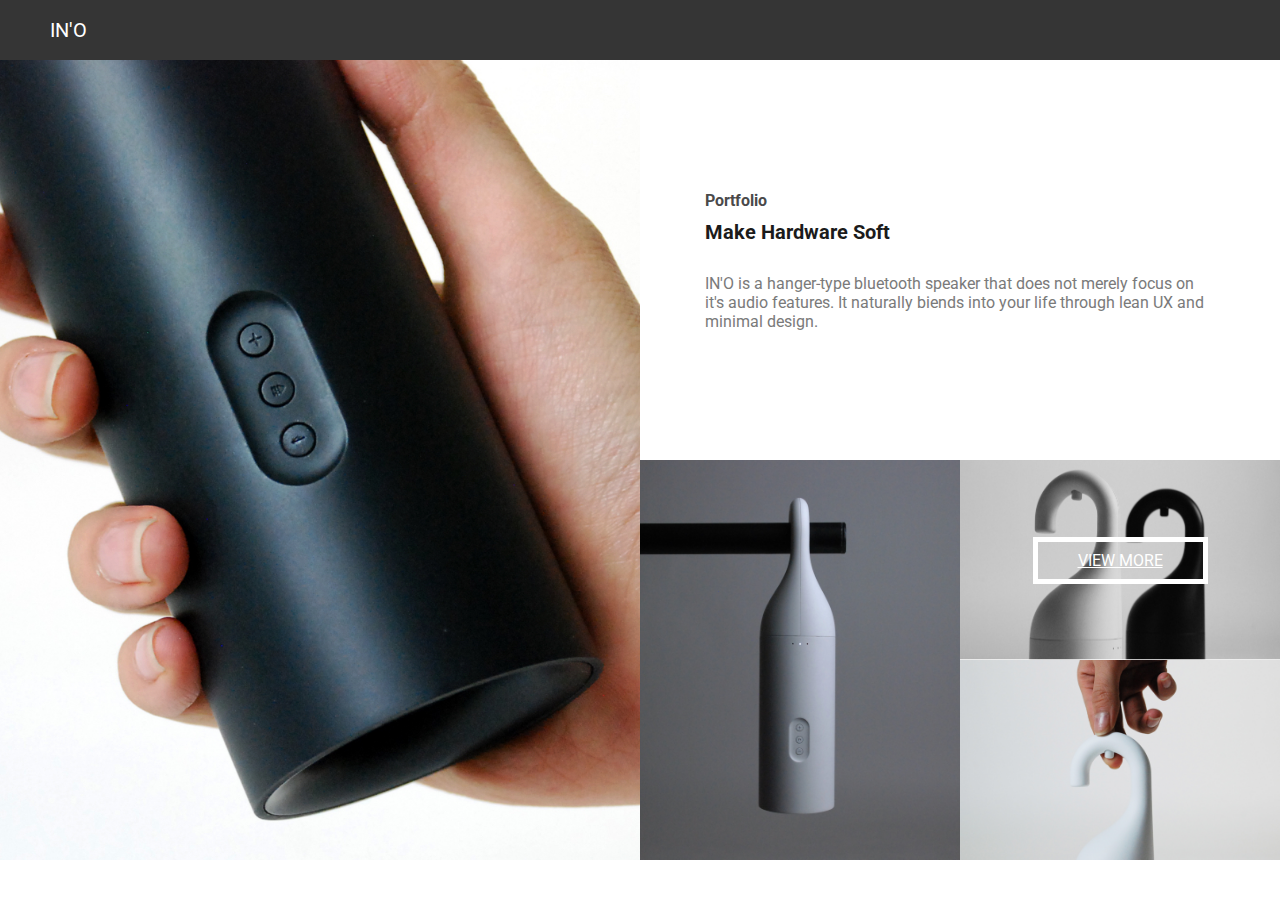
<file: codeit/ino/index.html>
<!DOCTYPE html>
<html>

<head>
  <title>IN'O</title>
  <link rel="stylesheet" href="css/styles.css">
  <link href="https://fonts.googleapis.com/css?family=Roboto" rel="stylesheet">
</head>

<body>
  <div class="nav">
    <span>IN'O</span>
  </div>
  <div class="img img1"></div>
  <div class="portfolio">
    <div class="info">
      <h3>Portfolio</h3>
      <h2>Make Hardware Soft</h2>
      <p>IN'O is a hanger-type bluetooth speaker that does not merely focus on it's audio features. It naturally biends into your life through lean UX and minimal design.</p>
    </div>
  </div>
  <div class="img img2"></div>
  <div class="img view_more"><a href="#">VIEW MORE</a></div>
  <div class="img img3"></div>
</body>

</html>
</file>
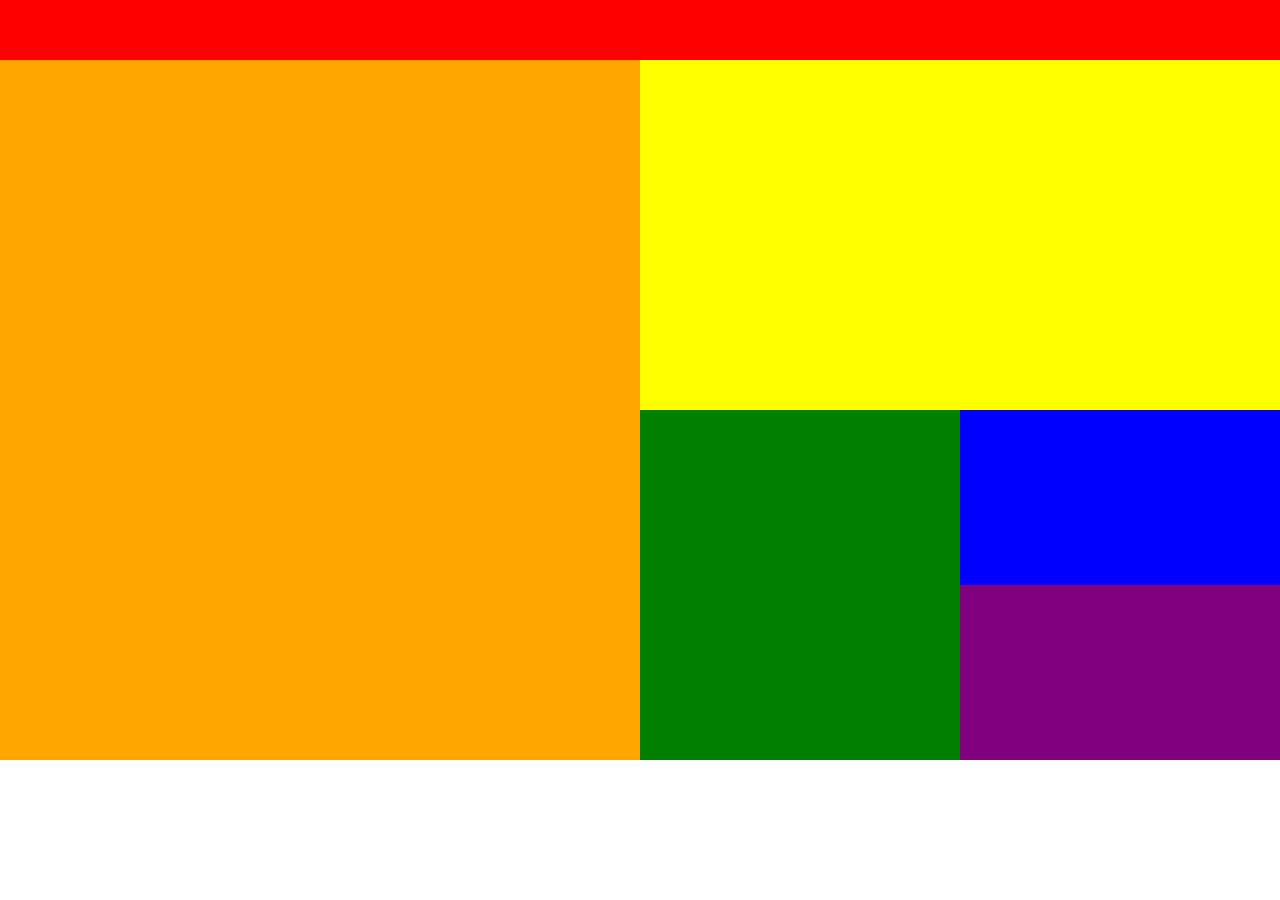
<file: codeit/reactive_grid/index.html>
<!DOCTYPE html>
<html>

<head>
  <title>반응형 그리드</title>
  <meta charset="utf-8">
  <link rel="stylesheet" href="css/styles.css">
</head>

<body>
  <div id="div0" class="red"></div>
  <div id="div1" class="orange"></div>
  <div id="div2" class="yellow"></div>
  <div id="div3" class="green"></div>
  <div id="div4" class="blue"></div>
  <div id="div5" class="purple"></div>
</body>

</html>
</file>
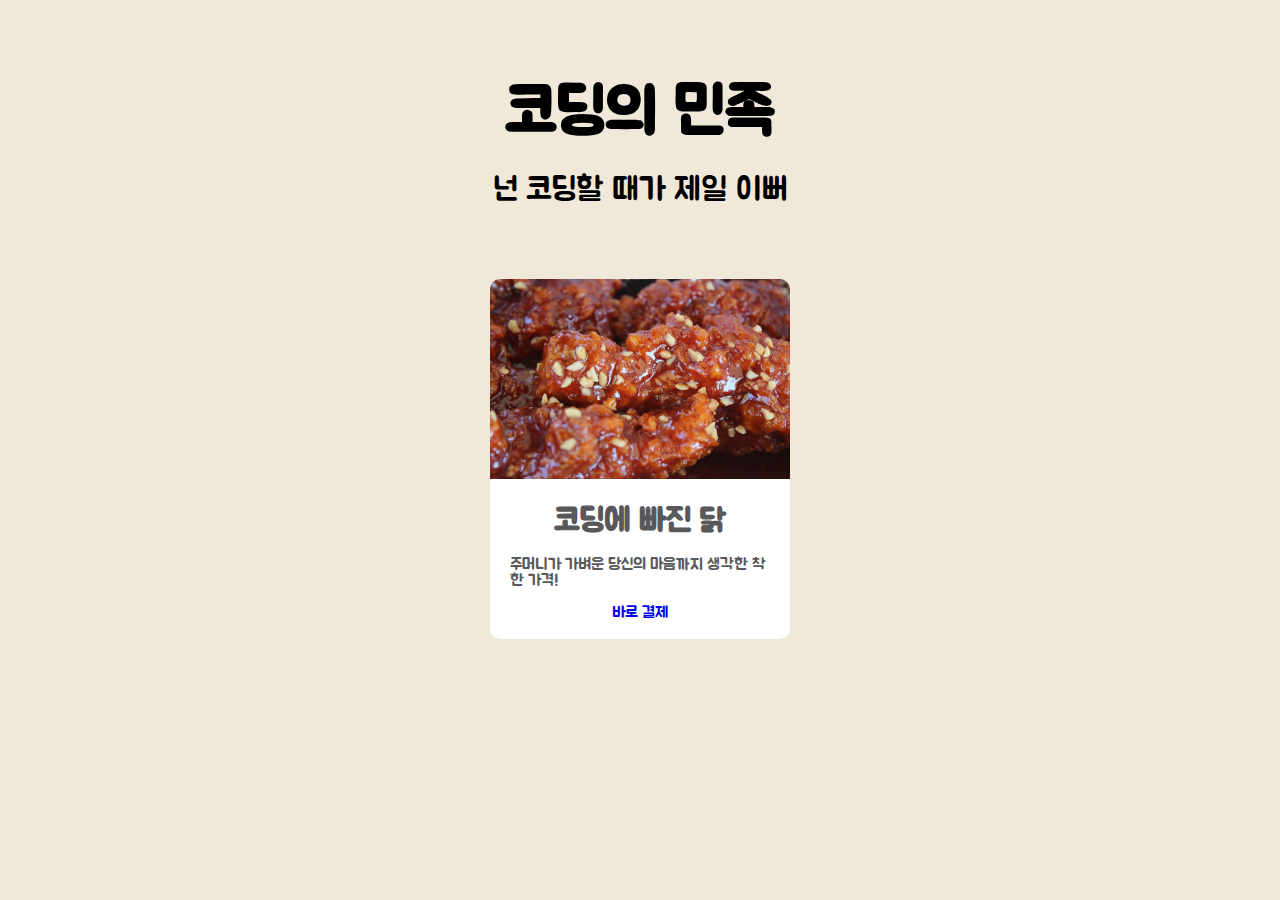
<file: codeit/코딩의 민족/index.html>
<!DOCTYPE html>
<html>
<head>
  <title>코딩의 민족</title>
  <meta charset="utf-8">
  <link rel="stylesheet" href="css/styles.css">
</head>
<body>
    <div class="header">
      <h1>코딩의 민족</h1>
      <p>넌 코딩할 때가 제일 이뻐</p>
    </div>
    <div class="item">
      <img src="./images/chicken.jpg" />
      <div class="info-content">
        <h1>코딩에 빠진 닭</h1>
        <p>주머니가 가벼운 당신의 마음까지 생각한 착한 가격!</p>
        <a>바로 결제</a>
      </div>
    </div>
    <item>
      
    </item>
    <item>
      
    </item>
    <item>
      
    </item>
</body>
</html>
</file>
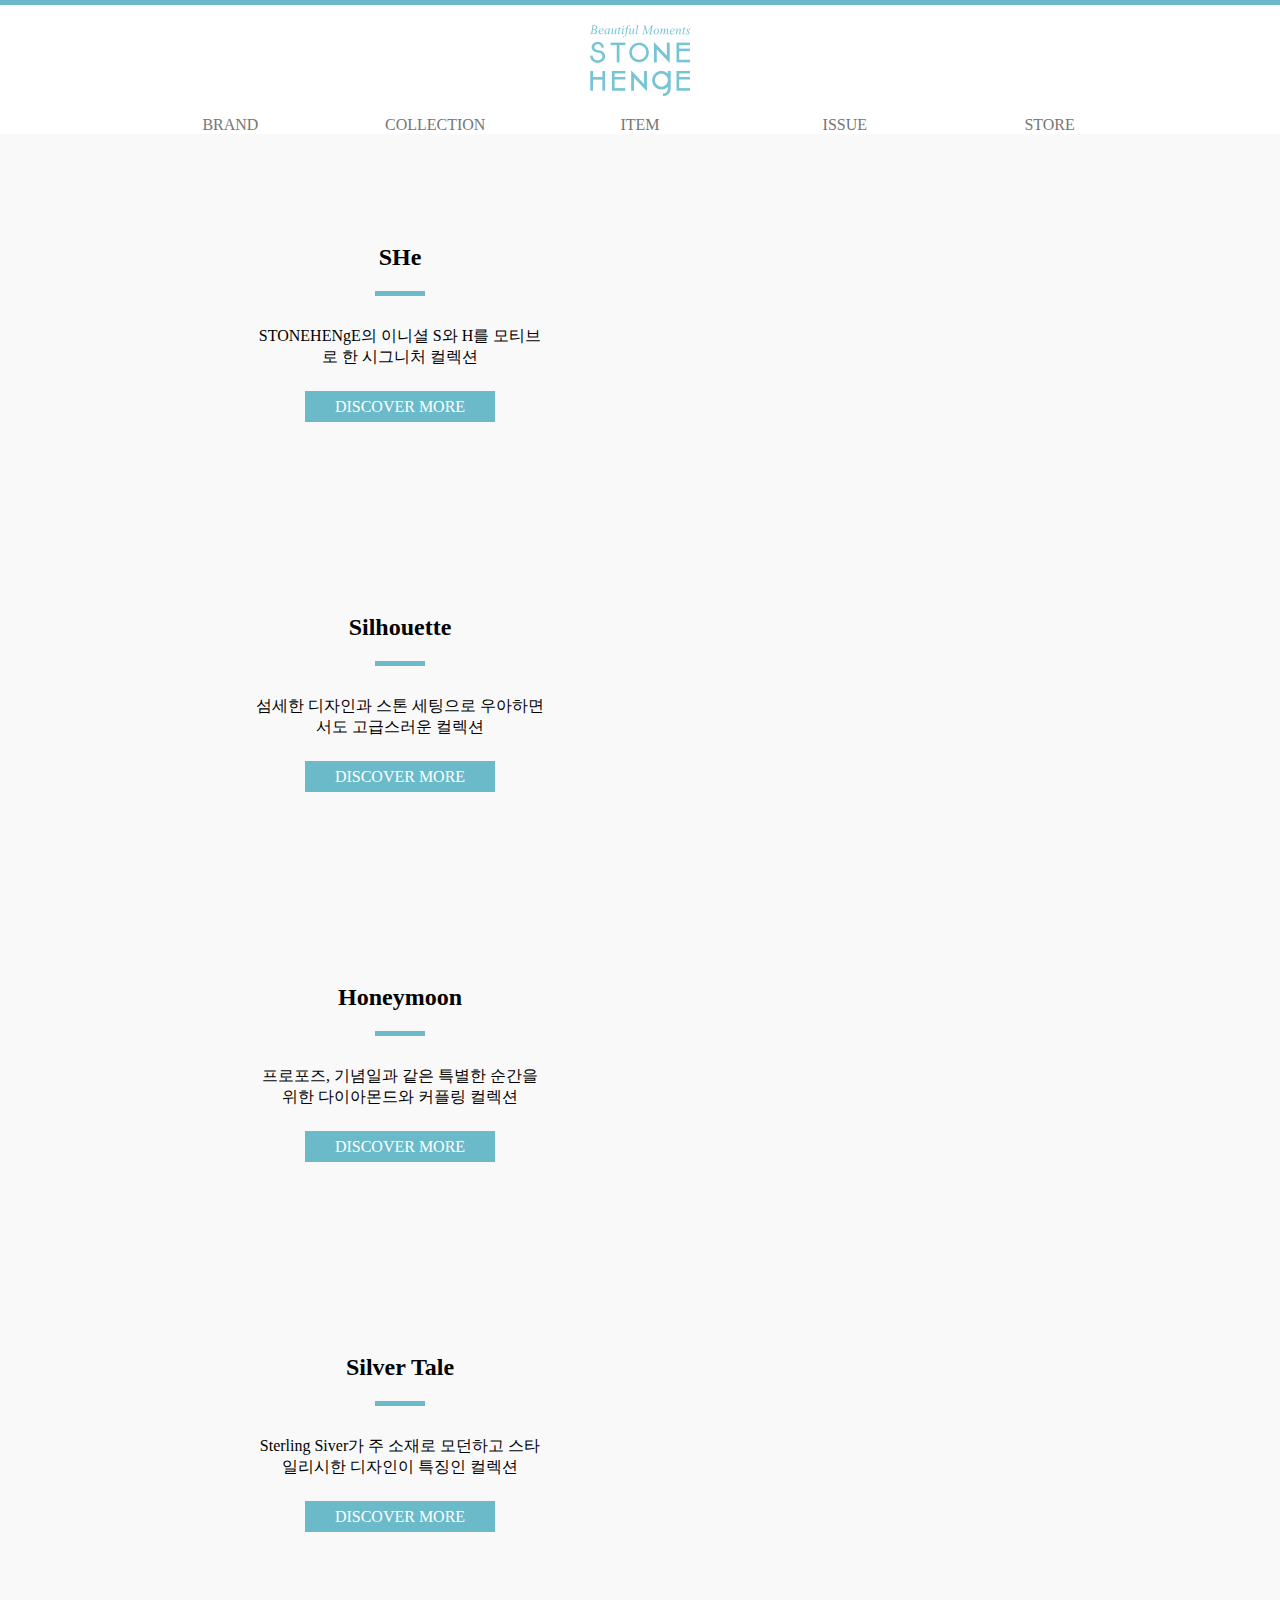
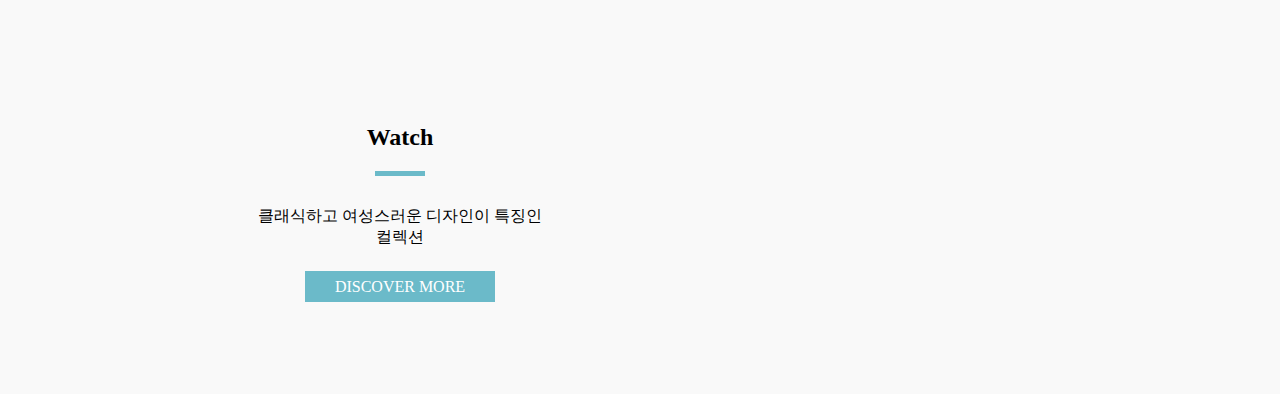
<file: StoneHenge/collection/index.html>
<!DOCTYPE html>
<html lang="en">
<head>
  <meta charset="UTF-8">
  <meta name="viewport" content="width=device-width, initial-scale=1.0">
  <meta http-equiv="X-UA-Compatible" content="ie=edge">
  <link rel="stylesheet" href="./index.css">
  <title>Document</title>
</head>
<body>
  <header>
    <div class="roof-line"></div>
    <img class="logo-1" src="./asset/sh-logo.png"/>
    <ul class="category">
      <li><a href="#">BRAND</a></li>
      <li><a href="#">COLLECTION</a href="#"></li>
      <li><a href="#">ITEM</a></li>
      <li><a href="#">ISSUE</a href="#"></li>
      <li><a href="#">STORE</a></li>
    </ul>
  </header>

  <main>
    <div class="item">      
      <div class="discover">
        <h2>SHe</h2>
        <div></div>
        <p>STONEHENgE의 이니셜 S와 H를 모티브로 한 시그니처 컬렉션</p>
        <a>DISCOVER MORE</a>
      </div>
    </div>
    <div class="item">      
      <div class="discover">
        <h2>Silhouette</h2>
        <div></div>
        <p>섬세한 디자인과 스톤 세팅으로 우아하면서도 고급스러운 컬렉션</p>
        <a>DISCOVER MORE</a>
      </div>
    </div>
    <div class="item">      
      <div class="discover">
        <h2>Honeymoon</h2>
        <div></div>
        <p>프로포즈, 기념일과 같은 특별한 순간을 위한 다이아몬드와 커플링 컬렉션</p>
        <a>DISCOVER MORE</a>
      </div>
    </div>
    <div class="item">      
      <div class="discover">
        <h2>Silver Tale</h2>
        <div></div>
        <p>Sterling Siver가 주 소재로 모던하고 스타일리시한 디자인이 특징인 컬렉션</p>
        <a>DISCOVER MORE</a>
      </div>
    </div>
    <div class="item">      
      <div class="discover">
        <h2>Watch</h2>
        <div></div>
        <p>클래식하고 여성스러운 디자인이 특징인 컬렉션</p>
        <a>DISCOVER MORE</a>
      </div>
    </div>
  </main>
</body>
</html>
</file>
<file: codeit/ino/css/styles.css>
* {
  box-sizing: border-box;
  margin: 0;
  padding: 0;
}

body {
  margin: 0;
  font-family: 'Roboto', sans-serif;
}

div {
  width: 100%;
  float: left;
}

.nav {
  width: 100%;
  height: 60px;
  background-color: #353535;
}

.nav span {
  color:white;
  font-size: 20px;
  line-height: 60px;
  margin-left: 50px;
}

.portfolio {
  height: 350px;
  line-height: 350px;
}

.info {
  float: none;
  display: inline-block;
  line-height: normal;
  vertical-align: middle;
  padding: 0 30px;
}

.info h3 {
  font-size: 16px;
  color: #4A4A4A;
}

.info h2 {
  font-size: 20px;
  color: #1B1B1B;
  margin-top: 10px;
  margin-bottom: 30px;
}

.info p {
  font-size: 16px;
  color: #7A7A7A;
  word-wrap: break-word;
}

.img {
  background-repeat: no-repeat;
  background-size: cover;
  background-position: center;
}

.view_more {
  height: 300px;
  line-height: 300px;
  text-align: center;
  background-image: url('../images/img2.jpg');
}

.view_more a {
  vertical-align: middle;
  padding: 9px 40px;
  color: white;
  border: 5px solid white;
}

.img1 {
  height: 650px;
  background-image: url('../images/main_img.jpg');
} 

.img2 {
  height: 600px;
  background-image: url('../images/img1.jpg');
}

.img3 {
  height: 300px;
  background-image: url('../images/img3.jpg');
}

@media(min-width: 762px) {
  .info {
    padding: 0 65px;
  }
  
  .view_more {
    width: 50%;
  }

  .img2 {
    width: 50%;
  }

  .img3 {
    width: 50%;
  }

} 

@media(min-width: 992px) {
  .img1 {
    width: 50%;
    height: 800px;
  }
  .portfolio {
    height: 400px;
    line-height: 400px;
    width: 50%;
  }

  .view_more {
    width: 25%;
    height: 200px;
    line-height: 200px;
  }
  
  .img2 {
    height: 400px;
    width: 25%;
  }

  .img3 {
    height: 200px;
    width: 25%;
  }
}
</file>
<file: codeit/reactive_grid/css/styles.css>
body {
  margin: 0;
}

div {
  float: left;
}

.red {
  background-color: red;
  height: 60px;
  width: 100%;
}

.orange {
  background-color: orange;
  width: 50%;
  height: 700px;
}

.yellow {
  background-color: yellow;
  width: 50%;
  height: 350px;
}

.green {
  background-color: green;
  width: 25%;
  height: 350px;
}

.blue {
  background-color: blue;
  width: 25%;
  height: 175px;
}

.purple {
  background-color: purple;
  width: 25%;
  height: 175px;
}

@media(max-width: 991px) {
  .orange {
    width: 100%;
    height: 562px;
  }
  
  .yellow {
    width: 100%;
    height: 282px;
  }

  .green {
    width: 50%;
    height: 360;
  }
  
  .blue {
    width: 50%;
    height: 175px;
  }
  
  .purple {
    width: 50%;
    height: 175px;
  }
}


@media(max-width: 767px) {
  .orange {
      width: 100%;
      height: 320px;
    }
    
  .yellow {
    width: 100%;
    height: 350px;
  }
  
  .green {
    width: 100%;
    height: 385;
  }
  
  .blue {
    width: 100%;
    height: 200;
  }
  
  .purple {
    width: 100%;
    height: 200;
  }
}
</file>
<file: codeit/코딩의 민족/css/styles.css>
@font-face{ 
  font-family:bm; 
  src:url('../fonts/BMJUA_otf.otf'); 
}

* {
  box-sizing: border-box;
  padding: 0;
  margin: 0;
  font-family: bm;
}

body {
  width: 100%;
  background-color: #F0E8D9;
}

.header {
  text-align: center;
  margin:75px auto;
}

.header h1 {
  font-size: 64px;
  margin-bottom: 30px;
}

.header p {
  font-size: 32px;
}

.item {
  margin: 0 auto;
  margin-bottom: 50px;
  width: 300px;
  border-radius: 10px;
  background-color: white;
  color: #58595B;
  overflow: hidden;
}

img {
 width: 300px;
 height: 200px;
}

.info-content {
  padding: 20px;
  text-align: center;
}
.info-content p {
  text-align: left;
  margin-top: 20px;
  margin-bottom: 16px;
}

.info-content a {
  color:#0000EE; 
}
}
</file>
<file: StoneHenge/collection/index.css>
:root {
  --primary-color: #6bbac9
}

* {
  padding: 0;
  margin: 0;
  box-sizing: border-box;
}

.roof-line {
  background-color: var(--primary-color);
  height: 5px;
}

.logo-1 {
  display: block;
  margin: 20px auto;
  width: 100px;
}

.category {
  text-align: center;
  display: flex;
  width: 80%;
  margin: 0 auto;
}

li {
  display: inline-block;
  list-style: none;    
  flex: 1;
}

.category a {
  padding: 20px;
  color: #767676;
  text-decoration: none;
}

main {
  background-color: #f9f9f9;
  padding-top: 10px;
}

.item {
  margin: 20px auto;
  height: 350px;
  width: 75%;
  background-repeat: no-repeat;
  background-position: center;
  background-size: cover;
}
.item:nth-child(1) {
  background-image: url(https://stonehenge.co.kr/admin/upload/STONE/AUTO/CO01/st_collection_w_she3.jpg);
}

.item:nth-child(2) {
  background-image: url(https://stonehenge.co.kr/admin/upload/STONE/AUTO/CO01/st_collection_w_sil.jpg);
}

.item:nth-child(3) {
  background-image: url(https://stonehenge.co.kr/admin/upload/STONE/AUTO/CO01/st_collection_honeymoon_1[1].jpg);
}

.item:nth-child(4) {
  background-image:url(https://stonehenge.co.kr/admin/upload/STONE/AUTO/CO01/st_collection_w_silver.jpg);
}

.item:nth-child(5) {
  background-image:url(https://stonehenge.co.kr/admin/upload/STONE/AUTO/CO01/st_collection_w_watch.jpg);
}

.discover {
  padding-top: 50px;
  width: 50%;
  text-align: center;
}

.discover > h2 {
  margin-top: 30px;
}

.discover > div {
  background-color: var(--primary-color);
  width: 50px;
  height: 5px;
  margin: 20px auto;
}

.discover > p {
  margin: 30px auto;
  text-align: center;
  max-width: 60%;
  word-wrap: break-word;
}

.discover > a {
  padding: 7px 30px;
  color: white;
  text-decoration: none;
  background-color: var(--primary-color);
  font-weight: 100;
}
</file>
